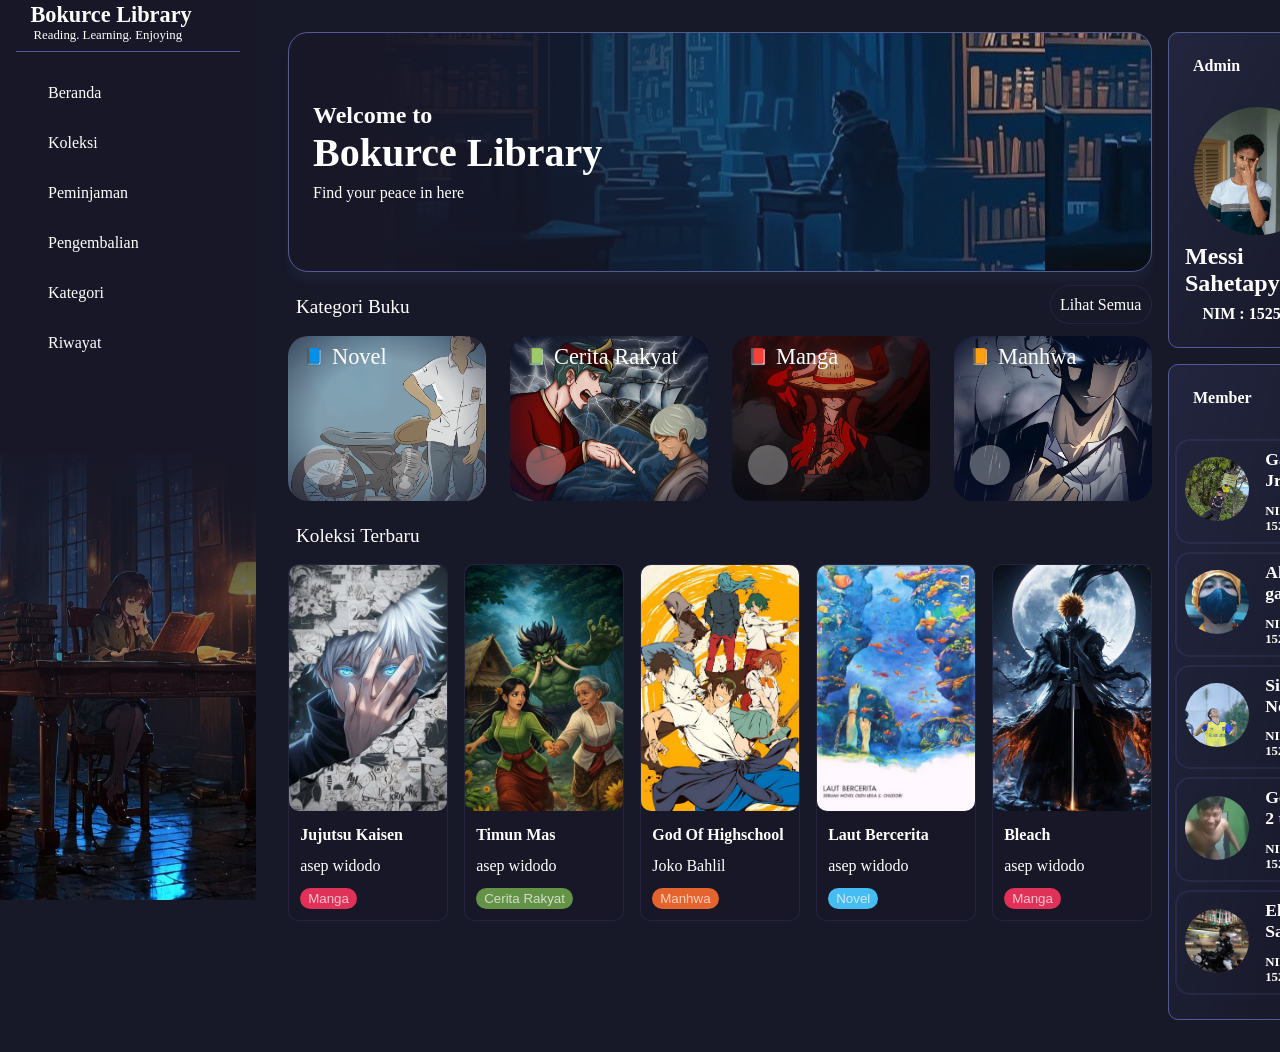
<file: index.html>
<!DOCTYPE html>
<html lang="en">

<head>
    <meta charset="UTF-8">
    <meta name="viewport" content="width=device-width, initial-scale=1.0">
    <title>Bokurce Library</title>
    <link rel="stylesheet" href="https://cdn-uicons.flaticon.com/uicons-bold-rounded/css/uicons-bold-rounded.css">
    <link rel="stylesheet" href="https://cdn-uicons.flaticon.com/uicons-bold-straight/css/uicons-bold-straight.css">
    <link rel="stylesheet" href="https://cdn-uicons.flaticon.com/uicons-solid-rounded/css/uicons-solid-rounded.css">
    <link rel="stylesheet" href="https://cdn-uicons.flaticon.com/uicons-regular-rounded/css/uicons-regular-rounded.css">
    <link rel="stylesheet" href="https://cdn-uicons.flaticon.com/uicons-thin-rounded/css/uicons-thin-rounded.css">
    <link rel="stylesheet" href="style.css">
</head>

<body>
    <div class="sidebar">
        <div class="sidebar-wrapper">
            <div class="sidebar-title">
                <div class="sidebar-logo">
                    <i class="fi fi-rr-book-alt"></i>
                </div>
                <div class="sidebar-deskripsi">
                    <h2>Bokurce Library</h2>
                    <p>Reading. Learning. Enjoying</p>
                </div>
            </div>
        </div>
        <ul>
            <a href="">
                <li>
                    <i class="fi fi-br-house-chimney"></i>
                    <span>Beranda</span>
                </li>
            </a>
            <a href="">
                <li>
                    <i class="fi fi-br-book-open-cover"></i>
                    <span>Koleksi</span>
                </li>
            </a>

            <a href="">
                <li>
                    <i class="fi fi-br-file-export"></i>
                    <span>Peminjaman</span>
                </li>
            </a>
            <a href="">
                <li>
                    <i class="fi fi-br-file-import"></i>
                    <span>Pengembalian</span>
                </li>
            </a>
            <a href="">
                <li>
                    <i class="fi fi-sr-star" style="color: rgb(255, 255, 255);"></i>
                    <span>Kategori</span>
                </li>
            </a>
            <a href="">
                <li>
                    <i class="fi fi-br-time-past"></i>
                    <span>Riwayat</span>
                </li>
            </a>
        </ul>
    </div>
    <div class="container">
        <div class="hero">
            <div class="hero-text">
                <h2>Welcome to</h2>
                <h1>Bokurce Library</h1>
                <p>Find your peace in here</p>
            </div>
        </div>
        <div class="kategori-buku">
            <div class="kategori-nav">
                <div class="kategori-kiri">
                    <i class="fi fi-br-apps"></i>
                    <p>Kategori Buku</p>
                </div>
                <div class="kategori-kanan">
                    <a href="allBook.html">Lihat Semua</a>
                </div>
            </div>
            <div class="kategori-card-wrapper">
                <div class="kategori-card novel">
                    <div class="card-judul">
                        📘
                        <p>Novel</p>
                    </div>
                    <a href="novel.html">
                        <div class="arrow">
                            <i class="fi fi-rr-arrow-small-right"></i>
                        </div>
                    </a>
                </div>
                <div class="kategori-card cerita-rakyat">
                    <div class="card-judul">
                        📗
                        <p>Cerita Rakyat</p>
                    </div>
                    <a href="ceritaRakyat.html">
                    <div class="arrow">
                        <i class="fi fi-rr-arrow-small-right"></i>
                    </div></a>
                </div>
                <div class="kategori-card manga">
                    <div class="card-judul">
                        📕
                        <p>Manga</p>
                    </div>
                    <a href="manga.html">
                        <div class="arrow">
                            <i class="fi fi-rr-arrow-small-right"></i>
                        </div>
                    </a>
                </div>
                <div class="kategori-card manhwa">
                    <div class="card-judul">
                        📙
                        <p>Manhwa</p>
                    </div>
                    <a href="manhwa.html">
                        <div class="arrow">
                            <i class="fi fi-rr-arrow-small-right"></i>
                        </div>
                    </a>
                </div>
            </div>
        </div>  
        <div class="koleksi-terbaru">
            <div class="kategori-nav">
                <div class="kategori-kiri">
                    <i class="fi fi-br-apps-add"></i>
                    <p>Koleksi Terbaru</p>
                </div>
            </div>
            <div class="koleksi-wrapper" >
                <a href="bukuPersonal.html"><div class="koleksi-card">
                    <div class="koleksi-img">
                        <img src="img/manga/Jujutsu-kaisen.jpeg" alt="">
                    </div>
                    <div class="koleksi-deskripsi">
                        <h4>Jujutsu Kaisen</h4>
                        <p>asep widodo</p>
                        <button class="manga-button">Manga</button>
                    </div>
                </div></a>
                <a href="bukuPersonal.html"><div class="koleksi-card">
                    <div class="koleksi-img">
                        <img src="img/cerita-rakyat/timun-mas.jpeg" alt="">
                    </div>
                    <div class="koleksi-deskripsi">
                        <h4>Timun Mas</h4>
                        <p>asep widodo</p>
                        <button class="cerita-rakyat-button">Cerita Rakyat</button>
                    </div>
                </div></a>
                <a href="bukuPersonal.html"><div class="koleksi-card">
                    <div class="koleksi-img">
                        <img src="img/manhwa/god-of-highschool.jpeg" alt="">
                    </div>
                    <div class="koleksi-deskripsi">
                        <h4>God Of Highschool</h4>
                        <p>Joko Bahlil</p>
                        <button class="manhwa-button">Manhwa</button>
                    </div>
                </div></a>
                <a href="bukuPersonal.html"><div class="koleksi-card">
                    <div class="koleksi-img">
                        <img src="img/novel/laut-bercerita.png" alt="">
                    </div>
                    <div class="koleksi-deskripsi">
                        <h4>Laut Bercerita</h4>
                        <p>asep widodo</p>
                        <button class="novel-button">Novel</button>
                    </div>
                </div></a>
                <a href="bukuPersonal.html"><div class="koleksi-card">
                    <div class="koleksi-img">
                        <img src="img/manga/bleach.jpeg" alt="">
                    </div>
                    <div class="koleksi-deskripsi">
                        <h4>Bleach</h4>
                        <p>asep widodo</p>
                        <button class="manga-button">Manga</button>
                    </div>
                </div></a>
        </div>
    </div>
    </div>
    <div class="rightside">
        <div class="admin-card">
            <div class="admin-title">
                <i class="fi fi-br-user"></i>
                <h4>Admin</h4>
            </div>
            <img src="img/anggota-kelompok/chelo.jpeg" alt="">
            <h2>Messi Sahetapy</h2>
            <h4>NIM : 15250907</h4>
        </div>
        <div class="anggota-wrapper ">
            <div class="anggota-title ">
                <i class="fi fi-br-users"></i>
                <h4>Member</h4>
            </div>
            <div class="anggota-card">
                <div class="anggota-card-img">
                    <img src="img/anggota-kelompok/galang.jpeg" alt="">
                </div>
                <div class="anggota-card-deskripsi">
                    <div class="nama-anggota">
                        <h4>Galang Jr</h4>
                        <img src="img/bg/verified.png" alt="">
                    </div>
                    <p>NIM : 15251007</p>
                </div>
            </div>
            <div class="anggota-card">
                <div class="anggota-card-img">
                    <img src="img/anggota-kelompok/alfin.jpeg" alt="">
                </div>
                <div class="anggota-card-deskripsi">
                    <div class="nama-anggota">
                        <h4>Alfin gans </h4>
                        <img src="img/bg/verified.png" alt="">
                    </div>
                    <p>NIM : 15250003</p>
                </div>

            </div>
            <div class="anggota-card">
                <div class="anggota-card-img">
                    <img src="img/anggota-kelompok/rangga.jpeg" alt="">
                </div>
                <div class="anggota-card-deskripsi">
                    <div class="nama-anggota">
                        <h4>Sir Novall</h4>
                        <img src="img/bg/verified.png" alt="">
                    </div>
                    <p>NIM : 15250996</p>
                </div>

            </div>
            <div class="anggota-card">
                <div class="anggota-card-img">
                    <img src="img/anggota-kelompok/neo.jpeg" alt="">
                </div>
                <div class="anggota-card-deskripsi">
                    <div class="nama-anggota">
                        <h4>Genio 2 tak</h4>
                        <img src="img/bg/verified.png" alt="">
                    </div>
                    <p>NIM : 15250346</p>
                </div>

            </div>
            <div class="anggota-card">
                <div class="anggota-card-img">
                    <img src="img/anggota-kelompok/salim.jpeg" alt="">
                </div>
                <div class="anggota-card-deskripsi">
                    <div class="nama-anggota">
                        <h4>El Salim</h4>
                        <img src="img/bg/verified.png" alt="">
                    </div>
                    <p>NIM : 15251118</p>
                </div>
            </div>
        </div>
    </div>
</body>

</html>
</file>
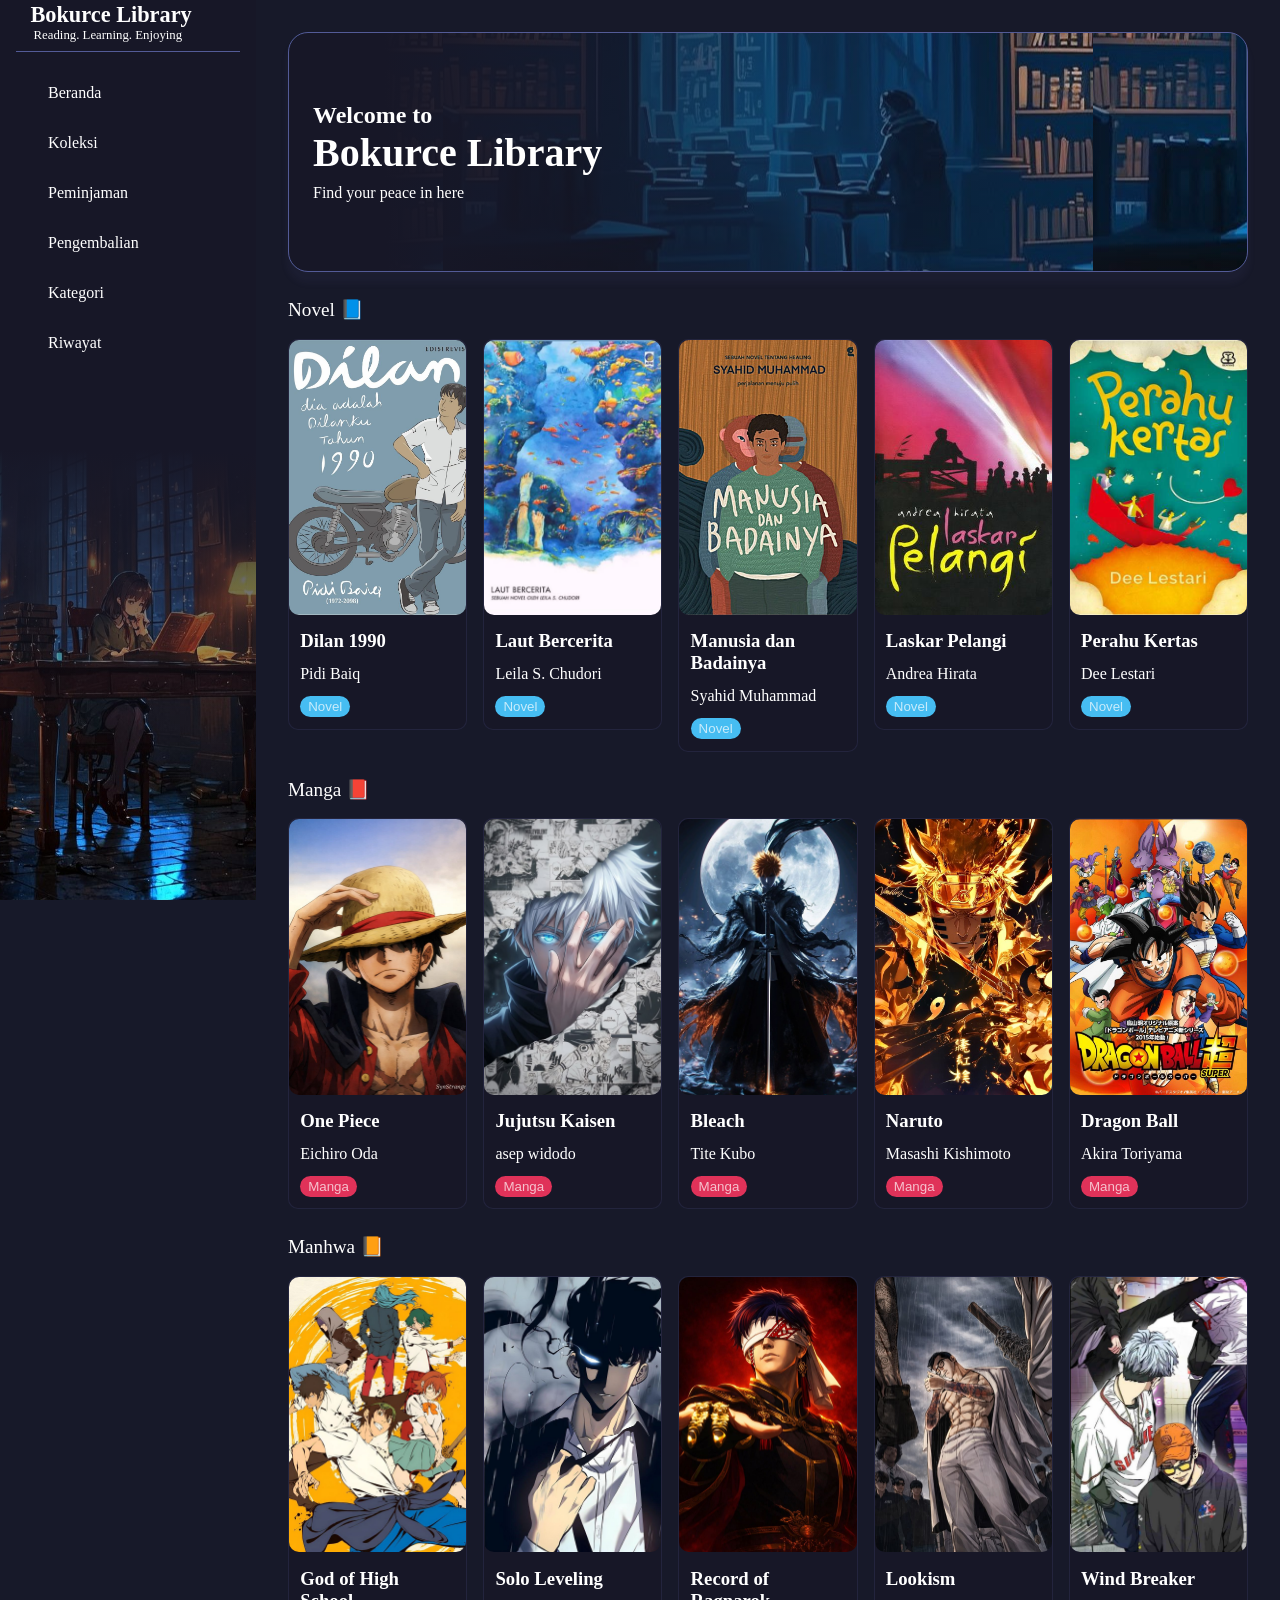
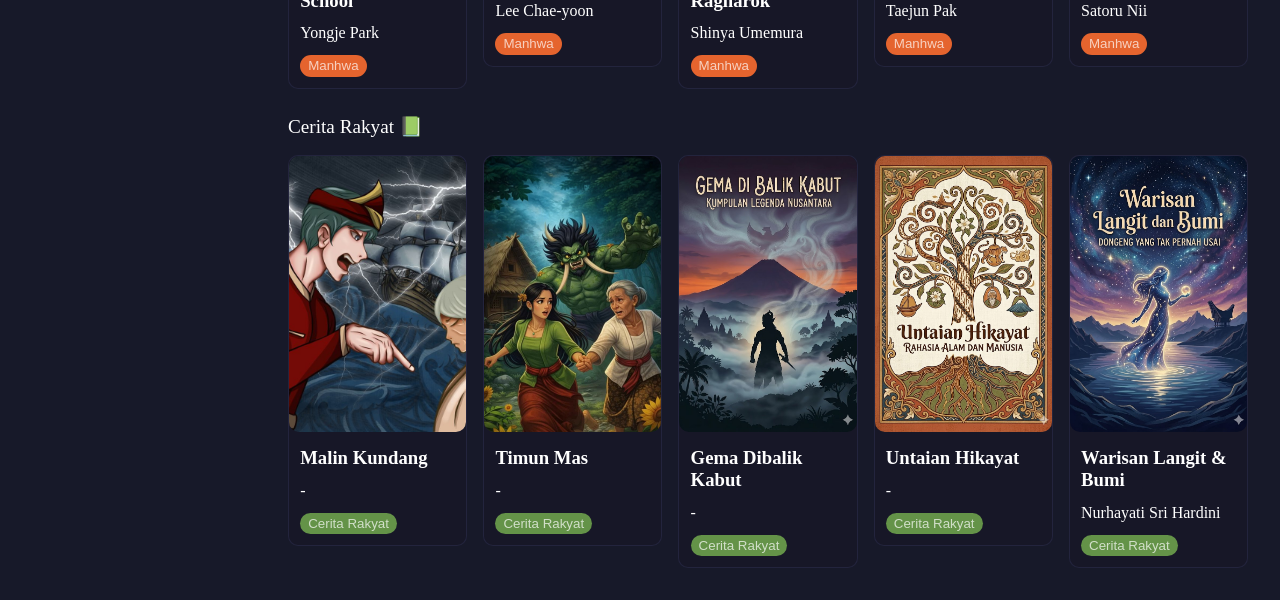
<file: allBook.html>
<!DOCTYPE html>
<html lang="en">

<head>
    <meta charset="UTF-8">
    <meta name="viewport" content="width=device-width, initial-scale=1.0">
    <title>All Book Bokurce Library</title>
    <link rel="stylesheet" href="https://cdn-uicons.flaticon.com/uicons-bold-rounded/css/uicons-bold-rounded.css">
    <link rel="stylesheet" href="https://cdn-uicons.flaticon.com/uicons-bold-straight/css/uicons-bold-straight.css">
    <link rel="stylesheet" href="https://cdn-uicons.flaticon.com/uicons-solid-rounded/css/uicons-solid-rounded.css">
    <link rel="stylesheet" href="https://cdn-uicons.flaticon.com/uicons-regular-rounded/css/uicons-regular-rounded.css">
    <link rel="stylesheet" href="https://cdn-uicons.flaticon.com/uicons-thin-rounded/css/uicons-thin-rounded.css">
    <link rel="stylesheet" href="style.css">
</head>

<body>
    <div class="sidebar">
        <div class="sidebar-wrapper">
            <div class="sidebar-title">
                <div class="sidebar-logo">
                    <i class="fi fi-rr-book-alt"></i>
                </div>
                <div class="sidebar-deskripsi">
                    <h2>Bokurce Library</h2>
                    <p>Reading. Learning. Enjoying</p>
                </div>
            </div>
        </div>
        <ul>
            <a href="index.html">
                <li>
                    <i class="fi fi-br-house-chimney"></i>
                    <span>Beranda</span>
                </li>
            </a>
            <a href="">
                <li>
                    <i class="fi fi-br-book-open-cover"></i>
                    <span>Koleksi</span>
                </li>
            </a>

            <a href="">
                <li>
                    <i class="fi fi-br-file-export"></i>
                    <span>Peminjaman</span>
                </li>
            </a>
            <a href="">
                <li>
                    <i class="fi fi-br-file-import"></i>
                    <span>Pengembalian</span>
                </li>
            </a>
            <a href="">
                <li>
                    <i class="fi fi-sr-star" style="color: rgb(255, 255, 255);"></i>
                    <span>Kategori</span>
                </li>
            </a>
            <a href="">
                <li>
                    <i class="fi fi-br-time-past"></i>
                    <span>Riwayat</span>
                </li>
            </a>
        </ul>
    </div>
    <div class="container second-container">
        <div class="hero">
            <div class="hero-text">
                <h2>Welcome to</h2>
                <h1>Bokurce Library</h1>
                <p>Find your peace in here</p>
            </div>
        </div>
        <div class="koleksi-terbaru">
            <br>
            <div class="kategori-nav">
                <div class="kategori-kiri">
                    <p>Novel 📘</p>
                </div>
            </div>
            <div class="koleksi-wrapper koleksi-wrapper-second">
                <a href=""><div class="koleksi-card">
                    <div class="koleksi-img">
                        <img src="img/novel/dilan-1990.jpeg" alt="">
                    </div>
                    <div class="koleksi-deskripsi">
                        <h3>Dilan 1990</h3>
                        <p>Pidi Baiq</p>
                        <button class="novel-button">Novel</button>
                    </div>
                </div></a>
                <a href=""><div class="koleksi-card">
                    <div class="koleksi-img">
                        <img src="img/novel/laut-bercerita.png" alt="">
                    </div>
                    <div class="koleksi-deskripsi">
                        <h3>Laut Bercerita</h3>
                        <p>Leila S. Chudori</p>
                        <button class="novel-button">Novel</button>
                    </div>
                </div></a>
                <a href=""><div class="koleksi-card">
                    <div class="koleksi-img">
                        <img src="img/novel/manusa-dan-badannya.jpeg" alt="">
                    </div>
                    <div class="koleksi-deskripsi">
                        <h3>Manusia dan Badainya</h3>
                        <p>Syahid Muhammad</p>
                        <button class="novel-button">Novel</button>
                    </div>
                </div></a>
                <a href=""><div class="koleksi-card">
                    <div class="koleksi-img">
                        <img src="img/novel/laskar-pelangi.jpeg" alt="">
                    </div>
                    <div class="koleksi-deskripsi">
                        <h3>Laskar Pelangi</h3>
                        <p>Andrea Hirata</p>
                        <button class="novel-button">Novel</button>
                    </div>
                </div></a>
                <a href=""><div class="koleksi-card">
                    <div class="koleksi-img">
                        <img src="img/novel/perahu-kertas.jpeg" alt="">
                    </div>
                    <div class="koleksi-deskripsi">
                        <h3>Perahu Kertas</h3>
                        <p>Dee Lestari</p>
                        <button class="novel-button">Novel</button>
                    </div>
                </div></a>
            </a>
        </div>
        <div class="koleksi-terbaru">
            <br>
            <div class="kategori-nav">
                <div class="kategori-kiri">
                    <p>Manga 📕</p>
                </div>
            </div>
            <div class="koleksi-wrapper koleksi-wrapper-second">
                <a href=""><div class="koleksi-card">
                    <div class="koleksi-img">
                        <img src="img/manga/one-piece.jpeg" alt="">
                    </div>
                    <div class="koleksi-deskripsi">
                        <h3>One Piece</h3>
                        <p>Eichiro Oda</p>
                        <button class="manga-button">Manga</button>
                    </div>
                </div></a>
                <a href=""><div class="koleksi-card">
                    <div class="koleksi-img">
                        <img src="img/manga/Jujutsu-kaisen.jpeg" alt="">
                    </div>
                    <div class="koleksi-deskripsi">
                        <h3>Jujutsu Kaisen</h3>
                        <p>asep widodo</p>
                        <button class="manga-button">Manga</button>
                    </div>
                </div></a>
                <a href=""><div class="koleksi-card">
                    <div class="koleksi-img">
                        <img src="img/manga/bleach.jpeg" alt="">
                    </div>
                    <div class="koleksi-deskripsi">
                        <h3>Bleach</h3>
                        <p>Tite Kubo</p>
                        <button class="manga-button">Manga</button>
                    </div>
                </div></a>
                <a href=""><div class="koleksi-card">
                    <div class="koleksi-img">
                        <img src="img/manga/naruto.jpeg" alt="">
                    </div>
                    <div class="koleksi-deskripsi">
                        <h3>Naruto</h3>
                        <p>Masashi Kishimoto</p>
                        <button class="manga-button">Manga</button>
                    </div>
                </div></a>
                <a href=""><div class="koleksi-card">
                    <div class="koleksi-img">
                        <img src="img/manga/dragonball.jpg" alt="">
                    </div>
                    <div class="koleksi-deskripsi">
                        <h3>Dragon Ball</h3>
                        <p>Akira Toriyama</p>
                        <button class="manga-button">Manga</button>
                    </div>
                </div></a>
        </div>
        <div class="koleksi-terbaru">
            <br>
            <div class="kategori-nav">
                <div class="kategori-kiri">
                    <p>Manhwa 📙</p>
                </div>
            </div>
            <div class="koleksi-wrapper koleksi-wrapper-second">
                <a href=""><div class="koleksi-card">
                    <div class="koleksi-img">
                        <img src="img/manhwa/god-of-highschool.jpeg" alt="">
                    </div>
                    <div class="koleksi-deskripsi">
                        <h3>God of High School</h3>
                        <p>Yongje Park</p>
                        <button class="manhwa-button">Manhwa</button>
                    </div>
                </div></a>
                <a href=""><div class="koleksi-card">
                    <div class="koleksi-img">
                        <img src="img/manhwa/solo-leveling.jpeg" alt="">
                    </div>
                    <div class="koleksi-deskripsi">
                        <h3>Solo Leveling</h3>
                        <p>Lee Chae-yoon</p>
                        <button class="manhwa-button">Manhwa</button>
                    </div>
                </div></a>
                <a href=""><div class="koleksi-card">
                    <div class="koleksi-img">
                        <img src="img/manhwa/record-of-ragnarok.jpeg" alt="">
                    </div>
                    <div class="koleksi-deskripsi">
                        <h3>Record of Ragnarok</h3>
                        <p>Shinya Umemura</p>
                        <button class="manhwa-button">Manhwa</button>
                    </div>
                </div></a>
                <a href=""><div class="koleksi-card">
                    <div class="koleksi-img">
                        <img src="img/manhwa/lookism.jpeg" alt="">
                    </div>
                    <div class="koleksi-deskripsi">
                        <h3>Lookism</h3>
                        <p>Taejun Pak</p>
                        <button class="manhwa-button">Manhwa</button>
                    </div>
                </div></a>
                <a href=""><div class="koleksi-card">
                    <div class="koleksi-img">
                        <img src="img/manhwa/wind-breaker.jpeg" alt="">
                    </div>
                    <div class="koleksi-deskripsi">
                        <h3>Wind Breaker</h3>
                        <p>Satoru Nii</p>
                        <button class="manhwa-button">Manhwa</button>
                    </div>
                </div></a>
            </a>
        </div>
        </div>
        <div class="koleksi-terbaru">
            <br>
            <div class="kategori-nav">
                <div class="kategori-kiri">
                    <p>Cerita Rakyat 📗</p>
                </div>
            </div>
            <div class="koleksi-wrapper koleksi-wrapper-second">
                <a href=""><div class="koleksi-card">
                    <div class="koleksi-img">
                        <img src="img/cerita-rakyat/malin-kundang.jpeg" alt="">
                    </div>
                    <div class="koleksi-deskripsi">
                        <h3>Malin Kundang</h3>
                        <p>-</p>
                        <button class="cerita-rakyat-button">Cerita Rakyat</button>
                    </div>
                </div></a>
                <a href=""><div class="koleksi-card">
                    <div class="koleksi-img">
                        <img src="img/cerita-rakyat/timun-mas.jpeg" alt="">
                    </div>
                    <div class="koleksi-deskripsi">
                        <h3>Timun Mas</h3>
                        <p>-</p>
                        <button class="cerita-rakyat-button">Cerita Rakyat</button>
                    </div>
                </div></a>
                <a href=""><div class="koleksi-card">
                    <div class="koleksi-img">
                        <img src="img/cerita-rakyat/gema-dibalik-kabut.jpeg" alt="">
                    </div>
                    <div class="koleksi-deskripsi">
                        <h3>Gema Dibalik Kabut</h3>
                        <p>-</p>
                        <button class="cerita-rakyat-button">Cerita Rakyat</button>
                    </div>
                </div></a>
                <a href=""><div class="koleksi-card">
                    <div class="koleksi-img">
                        <img src="img/cerita-rakyat/untaian-hikayat.jpeg" alt="">
                    </div>
                    <div class="koleksi-deskripsi">
                        <h3>Untaian Hikayat</h3>
                        <p>-</p>
                        <button class="cerita-rakyat-button">Cerita Rakyat</button>
                    </div>
                </div></a>
                <a href=""><div class="koleksi-card">
                    <div class="koleksi-img">
                        <img src="img/cerita-rakyat/warisan-langit-dan-bumi.jpeg" alt="">
                    </div>
                    <div class="koleksi-deskripsi">
                        <h3>Warisan Langit & Bumi</h3>
                        <p>Nurhayati Sri Hardini </p>
                        <button class="cerita-rakyat-button">Cerita Rakyat</button>
                    </div>
                </div></a>
            </a>

        </div>
    </div>
</body>

</html>
</file>
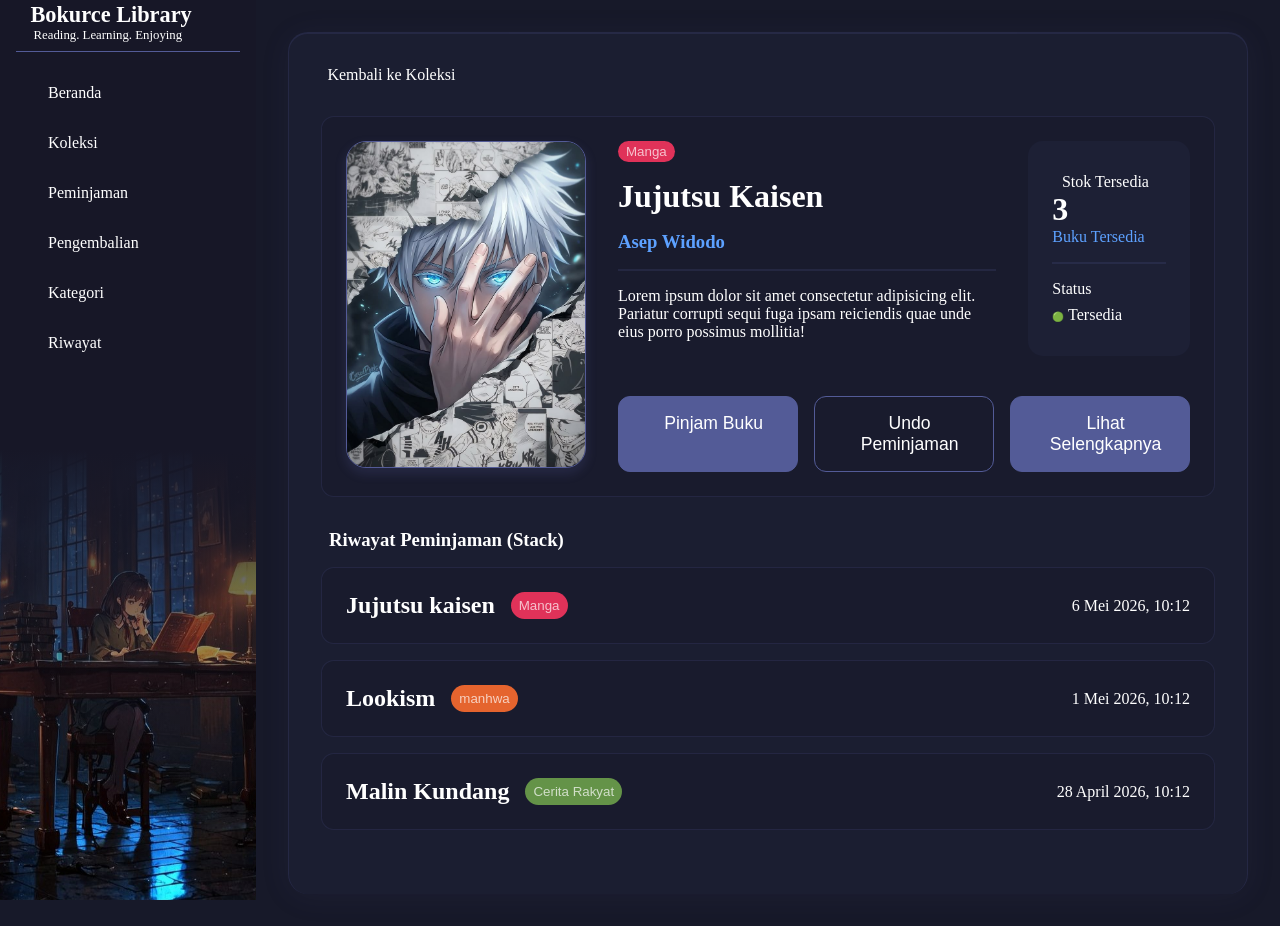
<file: bukuPersonal.html>
<!DOCTYPE html>
<html lang="en">

<head>
    <meta charset="UTF-8">
    <meta name="viewport" content="width=device-width, initial-scale=1.0">
    <title>Bokurce Library</title>
    <link rel="stylesheet" href="https://cdn-uicons.flaticon.com/uicons-bold-rounded/css/uicons-bold-rounded.css">
    <link rel="stylesheet" href="https://cdn-uicons.flaticon.com/uicons-bold-straight/css/uicons-bold-straight.css">
    <link rel="stylesheet" href="https://cdn-uicons.flaticon.com/uicons-solid-rounded/css/uicons-solid-rounded.css">
    <link rel="stylesheet" href="https://cdn-uicons.flaticon.com/uicons-regular-rounded/css/uicons-regular-rounded.css">
    <link rel="stylesheet" href="https://cdn-uicons.flaticon.com/uicons-thin-rounded/css/uicons-thin-rounded.css">
    <link rel="stylesheet" href="style.css">
</head>

<body>
    <div class="sidebar">
        <div class="sidebar-wrapper">
            <div class="sidebar-title">
                <div class="sidebar-logo">
                    <i class="fi fi-rr-book-alt"></i>
                </div>
                <div class="sidebar-deskripsi">
                    <h2>Bokurce Library</h2>
                    <p>Reading. Learning. Enjoying</p>
                </div>
            </div>
        </div>
        <ul>
            <a href="index.html">
                <li>
                    <i class="fi fi-br-house-chimney"></i>
                    <span>Beranda</span>
                </li>
            </a>
            <a href="">
                <li>
                    <i class="fi fi-br-book-open-cover"></i>
                    <span>Koleksi</span>
                </li>
            </a>

            <a href="">
                <li>
                    <i class="fi fi-br-file-export"></i>
                    <span>Peminjaman</span>
                </li>
            </a>
            <a href="">
                <li>
                    <i class="fi fi-br-file-import"></i>
                    <span>Pengembalian</span>
                </li>
            </a>
            <a href="">
                <li>
                    <i class="fi fi-sr-star" style="color: rgb(255, 255, 255);"></i>
                    <span>Kategori</span>
                </li>
            </a>
            <a href="">
                <li>
                    <i class="fi fi-br-time-past"></i>
                    <span>Riwayat</span>
                </li>
            </a>
        </ul>
    </div>
    <div class="container second-container">
        <div class="buku-personal-wrapper">
            <div class="button-header">
                <a href="index.html">
                    <i class="fi fi-bs-arrow-small-left"></i>
                    <p>Kembali ke Koleksi</p>
                </a>
            </div>
            <div class="buku-personal-atas">
                <div class="personal-card">
                    <div class="img">
                        <img src="img/manga/Jujutsu-kaisen.jpeg" alt="">
                    </div>
                    <div class="card-kanan">
                        <div class="card-kanan-atas">
                            <div class="card-kanan-atas-kiri">
                                <button class="manga-button">Manga</button>
                                <h1>Jujutsu Kaisen</h1>
                                <h3 class="blue-text">Asep Widodo</h3>
                                <p>Lorem ipsum dolor sit amet consectetur adipisicing elit. Pariatur corrupti sequi fuga
                                    ipsam reiciendis quae unde eius porro possimus mollitia!</p>
                            </div>
                            <div class="card-kanan-atas-kanan">
                                <div class="card-kanan-atas-title">
                                    <i class="fi fi-br-cube"></i>
                                    <p>Stok Tersedia</p>
                                </div>
                                <h1>3</h1>
                                <p class="blue-text">Buku Tersedia</p>
                                <p class="status">Status</p>
                                <p><span>🟢</span> Tersedia</p>
                            </div>
                        </div>
                        <div class="card-kanan-bawah">
                            <button>
                                <i class="fi fi-rr-box"></i>
                                <p>Pinjam Buku</p></button>
                                <button>
                                    <i class="fi fi-rr-refresh"></i> 
                                    <p>Undo Peminjaman</p></button>
                                <button>
                                    <i class="fi fi-rr-refresh"></i> 
                                    <p>Lihat Selengkapnya</p></button>
                            </div>
                    </div>
                </div>
            </div>
            <div class="buku-personal-bawah">
                <div class="buku-personal-bawah-title">
                    <i class="fi fi-br-layers"></i>
                    <h3>Riwayat Peminjaman (Stack)</h3>
                </div>
                <div class="buku-personal-bawah-content">
                    <div class="buku-personal-bawah-card">
                        <div class="bpb-kiri">
                            <h2>Jujutsu kaisen</h2>
                            <button class="manga-button button-grup">Manga</button>
                        </div>
                        <div class="bpb-kanan">
                            <i class="fi fi-rr-clock-three"></i>
                            <p>6 Mei 2026, 10:12</p>
                        </div>
                    </div>
                </div>
                <div class="buku-personal-bawah-content">
                    <div class="buku-personal-bawah-card">
                        <div class="bpb-kiri">
                            <h2>Lookism</h2>
                            <button class="manhwa-button button-grup">manhwa</button>
                        </div>
                        <div class="bpb-kanan">
                            <i class="fi fi-rr-clock-three"></i>
                            <p>1 Mei 2026, 10:12</p>
                        </div>
                    </div>
                </div>
                <div class="buku-personal-bawah-content">
                    <div class="buku-personal-bawah-card">
                        <div class="bpb-kiri">
                            <h2>Malin Kundang</h2>
                            <button class="cerita-rakyat-button button-grup">Cerita Rakyat</button>
                        </div>
                        <div class="bpb-kanan">
                            <i class="fi fi-rr-clock-three"></i>
                            <p>28 April 2026, 10:12</p>
                        </div>
                    </div>
                </div>
            </div>
        </div>
    </div>

</body>

</html>
</file>
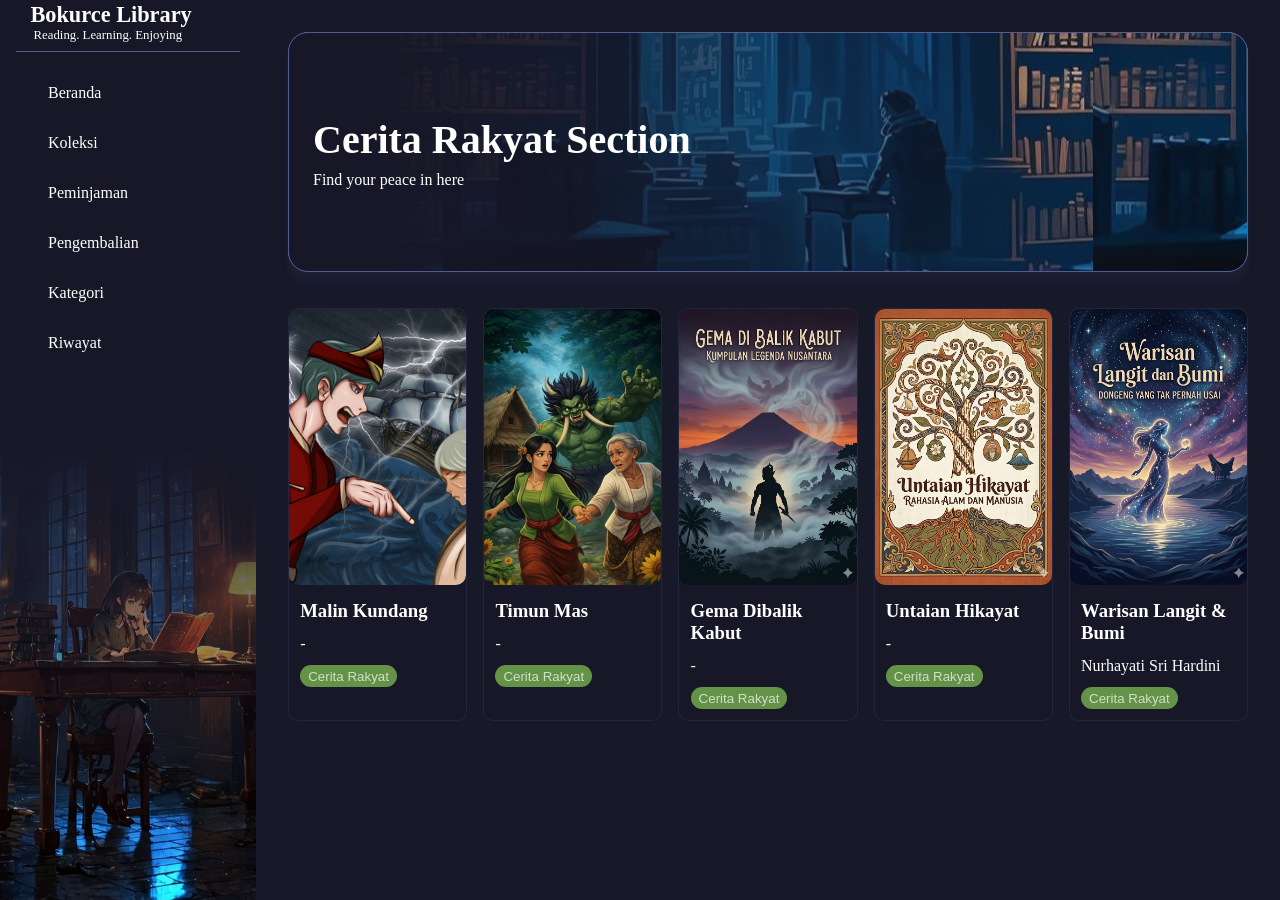
<file: ceritaRakyat.html>
<!DOCTYPE html>
<html lang="en">

<head>
    <meta charset="UTF-8">
    <meta name="viewport" content="width=device-width, initial-scale=1.0">
    <title>Cerita Rakyat Section</title>
    <link rel="stylesheet" href="https://cdn-uicons.flaticon.com/uicons-bold-rounded/css/uicons-bold-rounded.css">
    <link rel="stylesheet" href="https://cdn-uicons.flaticon.com/uicons-bold-straight/css/uicons-bold-straight.css">
    <link rel="stylesheet" href="https://cdn-uicons.flaticon.com/uicons-solid-rounded/css/uicons-solid-rounded.css">
    <link rel="stylesheet" href="https://cdn-uicons.flaticon.com/uicons-regular-rounded/css/uicons-regular-rounded.css">
    <link rel="stylesheet" href="https://cdn-uicons.flaticon.com/uicons-thin-rounded/css/uicons-thin-rounded.css">
    <link rel="stylesheet" href="style.css">
</head>

<body>
    <div class="sidebar">
        <div class="sidebar-wrapper">
            <div class="sidebar-title">
                <div class="sidebar-logo">
                    <i class="fi fi-rr-book-alt"></i>
                </div>
                <div class="sidebar-deskripsi">
                    <h2>Bokurce Library</h2>
                    <p>Reading. Learning. Enjoying</p>
                </div>
            </div>
        </div>
        <ul>
            <a href="index.html">
                <li>
                    <i class="fi fi-br-house-chimney"></i>
                    <span>Beranda</span>
                </li>
            </a>
            <a href="">
                <li>
                    <i class="fi fi-br-book-open-cover"></i>
                    <span>Koleksi</span>
                </li>
            </a>

            <a href="">
                <li>
                    <i class="fi fi-br-file-export"></i>
                    <span>Peminjaman</span>
                </li>
            </a>
            <a href="">
                <li>
                    <i class="fi fi-br-file-import"></i>
                    <span>Pengembalian</span>
                </li>
            </a>
            <a href="">
                <li>
                    <i class="fi fi-sr-star" style="color: rgb(255, 255, 255);"></i>
                    <span>Kategori</span>
                </li>
            </a>
            <a href="">
                <li>
                    <i class="fi fi-br-time-past"></i>
                    <span>Riwayat</span>
                </li>
            </a>
        </ul>
    </div>
    <div class="container second-container">
        <div class="hero">
            <div class="hero-text">
                <h1>Cerita Rakyat Section</h1>
                <p>Find your peace in here</p>
            </div>
        </div>
        <div class="koleksi-terbaru">
            <br><br>
            <div class="koleksi-wrapper koleksi-wrapper-second">
                <div class="koleksi-card">
                    <div class="koleksi-img">
                        <img src="img/cerita-rakyat/malin-kundang.jpeg" alt="">
                    </div>
                    <div class="koleksi-deskripsi">
                        <h3>Malin Kundang</h3>
                        <p>-</p>
                        <button class="cerita-rakyat-button">Cerita Rakyat</button>
                    </div>
                </div>
                <div class="koleksi-card">
                    <div class="koleksi-img">
                        <img src="img/cerita-rakyat/timun-mas.jpeg" alt="">
                    </div>
                    <div class="koleksi-deskripsi">
                        <h3>Timun Mas</h3>
                        <p>-</p>
                        <button class="cerita-rakyat-button">Cerita Rakyat</button>
                    </div>
                </div>
                <div class="koleksi-card">
                    <div class="koleksi-img">
                        <img src="img/cerita-rakyat/gema-dibalik-kabut.jpeg" alt="">
                    </div>
                    <div class="koleksi-deskripsi">
                        <h3>Gema Dibalik Kabut</h3>
                        <p>-</p>
                        <button class="cerita-rakyat-button">Cerita Rakyat</button>
                    </div>
                </div>
                <div class="koleksi-card">
                    <div class="koleksi-img">
                        <img src="img/cerita-rakyat/untaian-hikayat.jpeg" alt="">
                    </div>
                    <div class="koleksi-deskripsi">
                        <h3>Untaian Hikayat</h3>
                        <p>-</p>
                        <button class="cerita-rakyat-button">Cerita Rakyat</button>
                    </div>
                </div>
                <div class="koleksi-card">
                    <div class="koleksi-img">
                        <img src="img/cerita-rakyat/warisan-langit-dan-bumi.jpeg" alt="">
                    </div>
                    <div class="koleksi-deskripsi">
                        <h3>Warisan Langit & Bumi</h3>
                        <p>Nurhayati Sri Hardini </p>
                        <button class="cerita-rakyat-button">Cerita Rakyat</button>
                    </div>
                </div>
            </div>
        </div>
    </div>
</body>

</html>
</file>
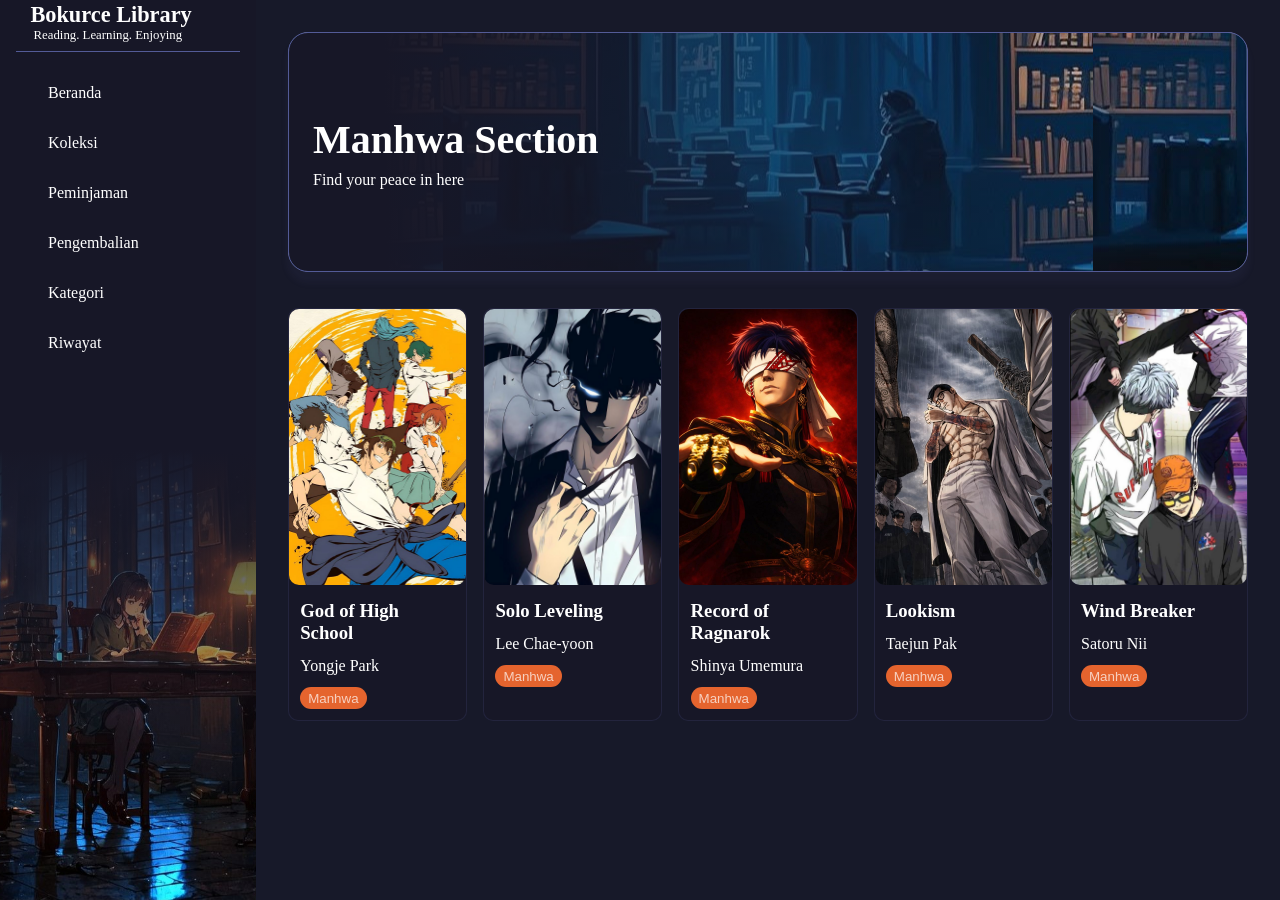
<file: manhwa.html>
<!DOCTYPE html>
<html lang="en">

<head>
    <meta charset="UTF-8">
    <meta name="viewport" content="width=device-width, initial-scale=1.0">
    <title>Manhwa Section</title>
    <link rel="stylesheet" href="https://cdn-uicons.flaticon.com/uicons-bold-rounded/css/uicons-bold-rounded.css">
    <link rel="stylesheet" href="https://cdn-uicons.flaticon.com/uicons-bold-straight/css/uicons-bold-straight.css">
    <link rel="stylesheet" href="https://cdn-uicons.flaticon.com/uicons-solid-rounded/css/uicons-solid-rounded.css">
    <link rel="stylesheet" href="https://cdn-uicons.flaticon.com/uicons-regular-rounded/css/uicons-regular-rounded.css">
    <link rel="stylesheet" href="https://cdn-uicons.flaticon.com/uicons-thin-rounded/css/uicons-thin-rounded.css">
    <link rel="stylesheet" href="style.css">
</head>

<body>
    <div class="sidebar">
        <div class="sidebar-wrapper">
            <div class="sidebar-title">
                <div class="sidebar-logo">
                    <i class="fi fi-rr-book-alt"></i>
                </div>
                <div class="sidebar-deskripsi">
                    <h2>Bokurce Library</h2>
                    <p>Reading. Learning. Enjoying</p>
                </div>
            </div>
        </div>
        <ul>
            <a href="index.html">
                <li>
                    <i class="fi fi-br-house-chimney"></i>
                    <span>Beranda</span>
                </li>
            </a>
            <a href="">
                <li>
                    <i class="fi fi-br-book-open-cover"></i>
                    <span>Koleksi</span>
                </li>
            </a>

            <a href="">
                <li>
                    <i class="fi fi-br-file-export"></i>
                    <span>Peminjaman</span>
                </li>
            </a>
            <a href="">
                <li>
                    <i class="fi fi-br-file-import"></i>
                    <span>Pengembalian</span>
                </li>
            </a>
            <a href="">
                <li>
                    <i class="fi fi-sr-star" style="color: rgb(255, 255, 255);"></i>
                    <span>Kategori</span>
                </li>
            </a>
            <a href="">
                <li>
                    <i class="fi fi-br-time-past"></i>
                    <span>Riwayat</span>
                </li>
            </a>
        </ul>
    </div>
    <div class="container second-container">
        <div class="hero">
            <div class="hero-text">
                <h1>Manhwa Section</h1>
                <p>Find your peace in here</p>
            </div>
        </div>
        <div class="koleksi-terbaru">
            <br><br>
            <div class="koleksi-wrapper koleksi-wrapper-second">
                <div class="koleksi-card">
                    <div class="koleksi-img">
                        <img src="img/manhwa/god-of-highschool.jpeg" alt="">
                    </div>
                    <div class="koleksi-deskripsi">
                        <h3>God of High School</h3>
                        <p>Yongje Park</p>
                        <button class="manhwa-button">Manhwa</button>
                    </div>
                </div>
                <div class="koleksi-card">
                    <div class="koleksi-img">
                        <img src="img/manhwa/solo-leveling.jpeg" alt="">
                    </div>
                    <div class="koleksi-deskripsi">
                        <h3>Solo Leveling</h3>
                        <p>Lee Chae-yoon</p>
                        <button class="manhwa-button">Manhwa</button>
                    </div>
                </div>
                <div class="koleksi-card">
                    <div class="koleksi-img">
                        <img src="img/manhwa/record-of-ragnarok.jpeg" alt="">
                    </div>
                    <div class="koleksi-deskripsi">
                        <h3>Record of Ragnarok</h3>
                        <p>Shinya Umemura</p>
                        <button class="manhwa-button">Manhwa</button>
                    </div>
                </div>
                <div class="koleksi-card">
                    <div class="koleksi-img">
                        <img src="img/manhwa/lookism.jpeg" alt="">
                    </div>
                    <div class="koleksi-deskripsi">
                        <h3>Lookism</h3>
                        <p>Taejun Pak</p>
                        <button class="manhwa-button">Manhwa</button>
                    </div>
                </div>
                <div class="koleksi-card">
                    <div class="koleksi-img">
                        <img src="img/manhwa/wind-breaker.jpeg" alt="">
                    </div>
                    <div class="koleksi-deskripsi">
                        <h3>Wind Breaker</h3>
                        <p>Satoru Nii</p>
                        <button class="manhwa-button">Manhwa</button>
                    </div>
                </div>
            </div>
        </div>
    </div>
    
</body>

</html>
</file>
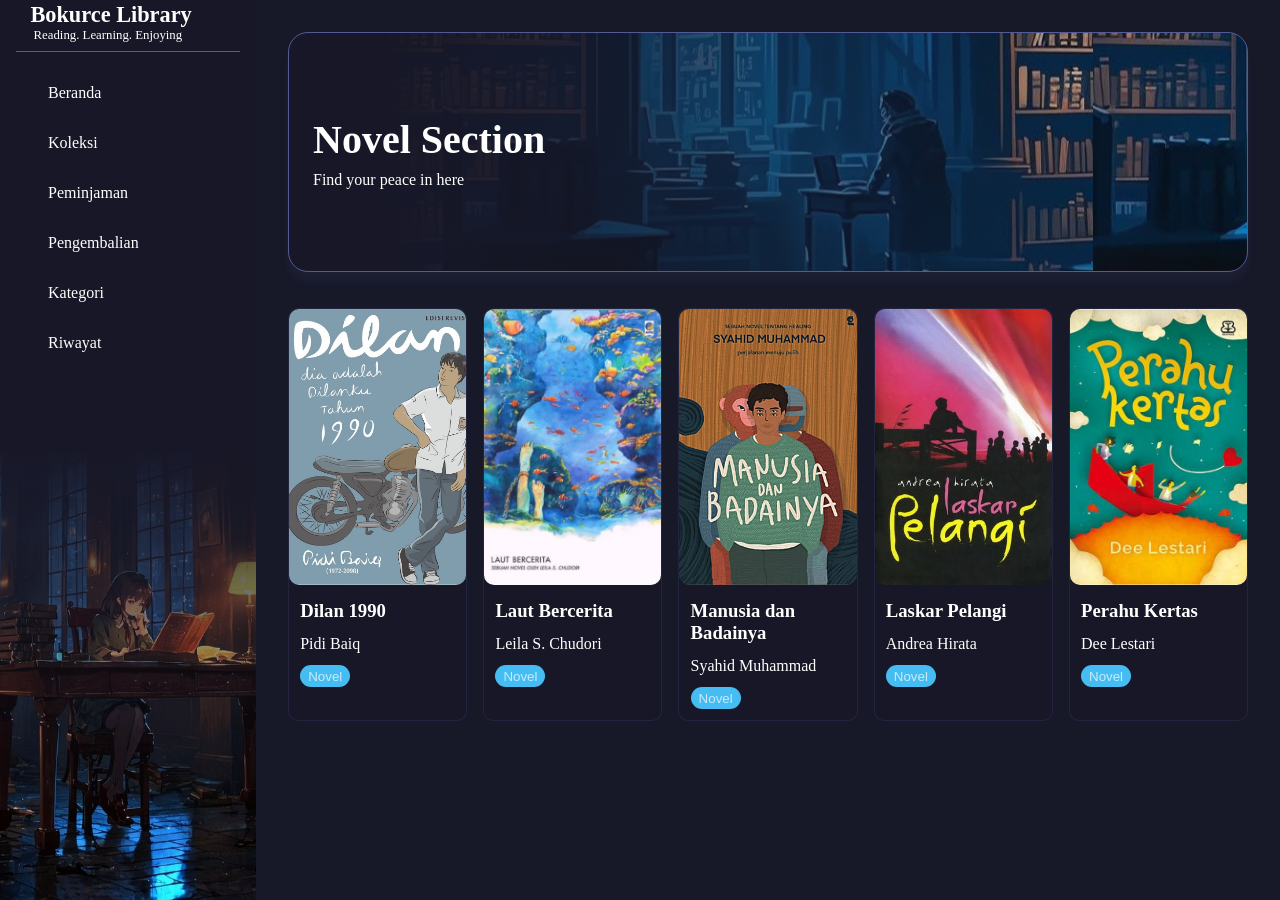
<file: novel.html>
<!DOCTYPE html>
<html lang="en">

<head>
    <meta charset="UTF-8">
    <meta name="viewport" content="width=device-width, initial-scale=1.0">
    <title>Novel Section</title>
    <link rel="stylesheet" href="https://cdn-uicons.flaticon.com/uicons-bold-rounded/css/uicons-bold-rounded.css">
    <link rel="stylesheet" href="https://cdn-uicons.flaticon.com/uicons-bold-straight/css/uicons-bold-straight.css">
    <link rel="stylesheet" href="https://cdn-uicons.flaticon.com/uicons-solid-rounded/css/uicons-solid-rounded.css">
    <link rel="stylesheet" href="https://cdn-uicons.flaticon.com/uicons-regular-rounded/css/uicons-regular-rounded.css">
    <link rel="stylesheet" href="https://cdn-uicons.flaticon.com/uicons-thin-rounded/css/uicons-thin-rounded.css">
    <link rel="stylesheet" href="style.css">
</head>

<body>
    <div class="sidebar">
        <div class="sidebar-wrapper">
            <div class="sidebar-title">
                <div class="sidebar-logo">
                    <i class="fi fi-rr-book-alt"></i>
                </div>
                <div class="sidebar-deskripsi">
                    <h2>Bokurce Library</h2>
                    <p>Reading. Learning. Enjoying</p>
                </div>
            </div>
        </div>
        <ul>
            <a href="index.html">
                <li>
                    <i class="fi fi-br-house-chimney"></i>
                    <span>Beranda</span>
                </li>
            </a>
            <a href="">
                <li>
                    <i class="fi fi-br-book-open-cover"></i>
                    <span>Koleksi</span>
                </li>
            </a>

            <a href="">
                <li>
                    <i class="fi fi-br-file-export"></i>
                    <span>Peminjaman</span>
                </li>
            </a>
            <a href="">
                <li>
                    <i class="fi fi-br-file-import"></i>
                    <span>Pengembalian</span>
                </li>
            </a>
            <a href="">
                <li>
                    <i class="fi fi-sr-star" style="color: rgb(255, 255, 255);"></i>
                    <span>Kategori</span>
                </li>
            </a>
            <a href="">
                <li>
                    <i class="fi fi-br-time-past"></i>
                    <span>Riwayat</span>
                </li>
            </a>
        </ul>
    </div>
    <div class="container second-container">
        <div class="hero">
            <div class="hero-text">
                <h1>Novel Section</h1>
                <p>Find your peace in here</p>
            </div>
        </div>
        <div class="koleksi-terbaru">
            <br><br>
            <div class="koleksi-wrapper koleksi-wrapper-second">
                <div class="koleksi-card">
                    <div class="koleksi-img">
                        <img src="img/novel/dilan-1990.jpeg" alt="">
                    </div>
                    <div class="koleksi-deskripsi">
                        <h3>Dilan 1990</h3>
                        <p>Pidi Baiq</p>
                        <button class="novel-button">Novel</button>
                    </div>
                </div>
                <div class="koleksi-card">
                    <div class="koleksi-img">
                        <img src="img/novel/laut-bercerita.png" alt="">
                    </div>
                    <div class="koleksi-deskripsi">
                        <h3>Laut Bercerita</h3>
                        <p>Leila S. Chudori</p>
                        <button class="novel-button">Novel</button>
                    </div>
                </div>
                <div class="koleksi-card">
                    <div class="koleksi-img">
                        <img src="img/novel/manusa-dan-badannya.jpeg" alt="">
                    </div>
                    <div class="koleksi-deskripsi">
                        <h3>Manusia dan Badainya</h3>
                        <p>Syahid Muhammad</p>
                        <button class="novel-button">Novel</button>
                    </div>
                </div>
                <div class="koleksi-card">
                    <div class="koleksi-img">
                        <img src="img/novel/laskar-pelangi.jpeg" alt="">
                    </div>
                    <div class="koleksi-deskripsi">
                        <h3>Laskar Pelangi</h3>
                        <p>Andrea Hirata</p>
                        <button class="novel-button">Novel</button>
                    </div>
                </div>
                <div class="koleksi-card">
                    <div class="koleksi-img">
                        <img src="img/novel/perahu-kertas.jpeg" alt="">
                    </div>
                    <div class="koleksi-deskripsi">
                        <h3>Perahu Kertas</h3>
                        <p>Dee Lestari</p>
                        <button class="novel-button">Novel</button>
                    </div>
                </div>
            </div>
        </div>
    </div>
    
</body>

</html>
</file>
<file: style.css>
* {
    margin: 0;
    padding: 0;
    box-sizing: border-box;
    color: white;
}

:root {
    --primary-color: #171929;
    --fifth-color: #111929;
    --secondary-color: #171727;
    --sixth-color: #171722;
    --third-color: #535b97;
    --fourth-color: #535b9714;
    --seventh-color: #15162138;
    --third-color-hover: #535b9731;
    --third-color-transparent: #535b9714;
    --novel-color: rgb(70, 189, 242);
    --cerita-rakyat-color: #649348;
    --manga: #E03259;
    --manhwa: #E5642E;
    --blue-text : #5da1ff;
}

body {
    background-color: var(--primary-color);
    display: flex;
    margin-bottom: 2rem;
}


.sidebar {
    width: 16rem;
    padding: 1rem;
    height: 100vh;
    background-image: 
        linear-gradient(to top, rgba(0,0,0,0.0)10%, var(--secondary-color) 50%),
        url("img/bg/sidebar3.jpeg");
    background-size: cover;
    background-position: center;
    position: fixed;
    top: 0;
    left: 0;
}
.sidebar-title .sidebar-logo i {
    font-size: 3rem;
}
.sidebar-title .sidebar-deskripsi p{
    font-size: .8rem;
    margin-left: .2rem;
}

.sidebar-title .sidebar-deskripsi {
    margin-top: -.9rem;
    font-size: .93rem;
}
.sidebar-title {
    display: flex;
    margin: 0 auto ;
    padding-bottom: .5rem;
    display: flex;
    align-items: center;
    gap: .9rem;
    border-bottom: 1px solid var(--third-color);
}

.sidebar ul {
    margin-top: 1rem;
    list-style: none;
}

.sidebar ul li i {
    font-size: 1.5rem;
}
.sidebar ul li {
    padding: 1rem .5rem 1rem 1rem;
    display: flex;
    gap: 1rem;
    transition: .5s;
    -webkit-transition: .5s;
    -moz-transition: .5s;
    -ms-transition: .5s;
    -o-transition: .5s;
}
.sidebar ul li:hover {
    background-color: #ffffff2a;
    border-radius: 20px;
    -webkit-border-radius: 20px;
    -moz-border-radius: 20px;
    -ms-border-radius: 20px;
    -o-border-radius: 20px;
}

.sidebar ul li {
    display: flex;
    align-items: center;
}

a {
    text-decoration: none;
    color: rgb(255, 255, 255);
}

.container{
    width: 60rem;
    margin: 2rem 0 0 18rem;
}

.second-container {
    width: 100%;
    padding-right: 2rem;
}

.hero {
    width: 100%;
        background-image: 
        linear-gradient(to left, rgba(0,0,0,0.0), var(--secondary-color) 90% ),
        url("img/bg/sidebar\ img.jpeg");
    background-position: center;
    background-color: white;
    height: 15rem;
    display: flex;
    border: 1px solid var(--third-color);
    box-shadow: 0 10px 7px 1px var(--third-color-transparent);
    border-radius: 20px;
    align-items: center;
    justify-content: center;
    -webkit-border-radius: 20px;
    -moz-border-radius: 20px;
    -ms-border-radius: 20px;
    -o-border-radius: 20px;
}

.hero .hero-text {
    margin-right: auto ;
    padding-left: 1.5rem;
}

.hero .hero-text h1 {
    margin-bottom: .5rem;
    font-size: 2.5rem;
}
.kategori-buku {
    margin: 1.5rem 0;
}
.kategori-buku p {
    font-size: 1.3rem;
}

.kategori-kanan a{
    padding: .6rem;
    border: 1px solid var(--third-color-hover);
    border-radius: 20px;
    -webkit-border-radius: 20px;
    -moz-border-radius: 20px;
    -ms-border-radius: 20px;
    -o-border-radius: 20px;
}
.kategori-nav {
    display: flex;
    justify-content: space-between;
    margin: .5rem 0 1.1rem 0;
}

.kategori-kiri p{
    font-size: 1.2rem;
}

.kategori-kiri{
    display: flex;
    gap: .5rem;
    align-items: center ;
}
.kategori-card-wrapper {
    display: flex;
    gap: 1.5rem;
}
.kategori-card::before{
    content: '';
    position: absolute;
    background-image: radial-gradient( rgba(0,0,0,0.0)70%, rgba(9, 15, 40, 0.6) 100% ), url(img/manga/anime.jpeg);
    background-size: cover;
    background-position: center;
    width: 100%;
    height: 100%;
    z-index: -1;
    filter:brightness(.7);
    -webkit-filter:brightness(.7);
    border-radius: 20px;
    -webkit-border-radius: 20px;
    -moz-border-radius: 20px;
    -ms-border-radius: 20px;
    -o-border-radius: 20px;
}

.novel {
    background-size: cover;
    background-position: center;
    background-image: radial-gradient( rgba(0,0,0,0.0)50%, rgba(9, 15, 40, 0.6) 100% ),        url("img/novel/dilan.jpeg");
    border-radius: 20px;
    -webkit-border-radius: 20px;
    -moz-border-radius: 20px;
    -ms-border-radius: 20px;
    -o-border-radius: 20px;
}
.cerita-rakyat {
    background-size: cover;
    background-position: center;
    background-image: radial-gradient( rgba(0,0,0,0.0)50%, rgb(9, 15, 40) 100% ),        url("img/cerita-rakyat/malin-kundang.jpeg");
    border-radius: 20px;
    -webkit-border-radius: 20px;
    -moz-border-radius: 20px;
    -ms-border-radius: 20px;
    -o-border-radius: 20px;
}
.manhwa {
    background-size: cover;
    background-position: center;
    background-image: radial-gradient( rgba(0,0,0,0.0)30%, rgb(9, 15, 40) 100% ),        url("img/manhwa/solo-leveling.jpeg");
    border-radius: 20px;
    -webkit-border-radius: 20px;
    -moz-border-radius: 20px;
    -ms-border-radius: 20px;
    -o-border-radius: 20px;
}
.kategori-card {
    flex: 1;
    position: relative;
    aspect-ratio: 3/2.5;
}

.card-judul {
    display: flex;
    gap: .5rem;
    align-items: center;
    padding: .5rem 0 0 1rem;
}

.card-judul p {
    font-size: 1.4rem;
}

.deskripsi-judul-card p{
    font-size: .85rem;
}

.arrow{
    position: absolute;
    bottom: 1rem;
    left: 1rem;
}

.arrow i{
    width: 2.5rem;
    height: 2.5rem;
    font-size: 1.6rem;
    display: flex;
    align-items: center;
    justify-content: center;
    border-radius: 50%;
    background-color: rgba(255, 255, 255, 0.316);
    -webkit-border-radius: 50%;
    -moz-border-radius: 50%;
    -ms-border-radius: 50%;
    -o-border-radius: 50%;
}

.koleksi-wrapper {
    display: flex;
    gap: 1rem;  
}
.koleksi-wrapper-second {
    flex:1;
}
.koleksi-wrapper-second a {
  display: block; 
  width: 100%;
}

.koleksi-wrapper-second .koleksi-card {
    width: 100%;
}

.koleksi-card {
    width: 10rem;
    background-color: var(--secondary-color);
    border: 1px solid var(--third-color-hover);
    border-radius: 10px;
    -webkit-border-radius: 10px;
    -moz-border-radius: 10px;
    -ms-border-radius: 10px;
    -o-border-radius: 10px;
}
.koleksi-card img {
    aspect-ratio: 9/14;
    width: 100%;
    object-fit: cover;
    border-radius: 10px;
    -webkit-border-radius: 10px;
    -moz-border-radius: 10px;
    -ms-border-radius: 10px;
    -o-border-radius: 10px;
}

.koleksi-deskripsi p {
    margin: .8rem 0;
}
.koleksi-deskripsi {
    padding: .7rem;
}

.koleksi-deskripsi button, .card-kanan button, .button-grup {
    border: none;
    padding: .2rem .5rem;
    border-radius: 20px;
    color: rgba(255, 255, 255, 0.7);
    -webkit-border-radius: 20px;
    -moz-border-radius: 20px;
    -ms-border-radius: 20px;
    -o-border-radius: 20px;
}
 button.novel-button {
    background-color: var(--novel-color);
}

 button.cerita-rakyat-button {
    background-color: var(--cerita-rakyat-color);
}

 button.manga-button {
    background-color: var(--manga);
}
 button.manhwa-button {
    background-color: var(--manhwa); 
}



/* $rightside section */
.rightside {
    width: 100%;
    padding: 2rem 1rem 0 ;
    display: flex;
    flex-direction: column;
    gap: 1rem;
}

.admin-card, .anggota-wrapper {
    width: 100%;
    background: linear-gradient(to left top, var(--secondary-color), var(--third-color-hover));
    border: 1px solid var(--third-color);
    border-radius: 10px;
    -webkit-border-radius: 10px;
    -moz-border-radius: 10px;
    -ms-border-radius: 10px;
    -o-border-radius: 10px;
    display: flex;
    flex-direction: column;
    gap: .5rem;
    padding: 1.5rem 1rem;
    align-items: center;
}

.anggota-wrapper {
    border: 1px solid var(--third-color);
}
.admin-title {
    display: flex;
    align-items: center;    
    gap: .5rem;
    margin-right: auto;
    margin-bottom: 1.5rem;
}
.admin-card img {
    width: 8rem;
    height: 8rem;
    object-fit: cover;
    border-radius: 50%;
    -webkit-border-radius: 50%;
    -moz-border-radius: 50%;
    -ms-border-radius: 50%;
    -o-border-radius: 50%;
}

.anggota-title {
    display: flex;
    align-items: center;
    gap: .5rem;
    margin-right: auto;
    margin-bottom: 1.5rem;
    padding: 1.5rem 0 0 1rem;
}

.anggota-wrapper {
    align-items: start;
    padding: 0 0 1.5rem 0;
    position: sticky;
    top: 2rem;
}

.anggota-wrapper img{
    width: 4rem;
    height: 4rem;
    aspect-ratio: 1/1;
    object-fit: cover;
    border-radius: 50%;
    -webkit-border-radius: 50%;
    -moz-border-radius: 50%;
    -ms-border-radius: 50%;
    -o-border-radius: 50%;
}
.nama-anggota {
    display: flex;
    gap: .5rem;
    align-items: center;
}

.nama-anggota img{
    width: .9rem;
    height: .9rem;
}

.anggota-card {
    display: flex;
    width: 93%;
    margin: 0 auto;
    align-items: center;
    gap: 1rem;
    border: 2px solid var(--third-color-hover);
    border-radius: 15px;
    padding: .5rem;
    -webkit-border-radius: 15px;
    -moz-border-radius: 15px;
    -ms-border-radius: 15px;
    -o-border-radius: 15px;
}

.anggota-card-deskripsi  {
    display: flex;
    flex-direction: column;
    gap: .8rem;
    font-size: 1.1rem;
}


.anggota-card-deskripsi p{
    font-size: .8rem;
    font-weight: 600;
}
.active-logo img {
    width: 1rem;
    height: 1rem;
    object-fit: cover;
}

.hidden {
    display: none;
}

.buku-personal-wrapper {
    background-color: var(--fourth-color);
    border-top:2px solid var(--third-color-hover);
    border-left:1px solid var(--third-color-hover);
    border-right:1px solid var(--third-color-hover);
    box-shadow: 0 3px 30px 1px var(--third-color-transparent);
    width: auto;
    border-radius: 20px;
    -webkit-border-radius: 20px;
    -moz-border-radius: 20px;
    -ms-border-radius: 20px;
    -o-border-radius: 20px;
}

.buku-personal-wrapper .button-header {
    padding: .6rem .9rem;
    margin: 1rem 0 1rem 1rem;
    background-color: transparent;
    border: none;
    cursor: pointer;
}

.buku-personal-wrapper .button-header a {
    display: flex;
    gap: .4rem;
}

.buku-personal-wrapper .button-header {
    width: 100%;
    padding: 1rem;
}

.personal-card, .buku-personal-bawah-content   {
    display: flex;
    margin: 1rem 2rem ;
    padding: 1.5rem ;
    border-radius: 13px;
    height: auto;
    background-color: var(--seventh-color);
    -webkit-border-radius: 13px;
    -moz-border-radius: 13px;
    -ms-border-radius: 13px;
    border: 1.5px solid var(--third-color-hover);
    -o-border-radius: 13px;
}

.personal-card .img {
    width: 15rem;
}

.personal-card .img img {
    width: 100%;
    aspect-ratio: 2.2/3;
    object-fit: cover;
    border-radius: 20px;
    -webkit-border-radius: 20px;
    -moz-border-radius: 20px;
    -ms-border-radius: 20px;
    -o-border-radius: 20px;
    border: 1px solid var(--third-color);
    box-shadow: 0 5px 10px 2px var(--third-color-hover);
}
.personal-card .card-kanan {
    flex: 3;
    display: flex;
    flex-direction: column;
    justify-content: space-between;
}

.card-kanan-atas {
    display: flex;
    height: auto;
    align-items: flex-start ;
}

.card-kanan-atas-kanan {
    width: 20rem;
    background-color: var(--third-color-transparent);
    padding: 2rem 1.5rem;
    border-radius: 15px;
    -webkit-border-radius: 15px;
    -moz-border-radius: 15px;
    -ms-border-radius: 15px;    
    -o-border-radius: 15px;
}

.card-kanan-atas-title {
    display: flex;
    gap: .6rem;
}

.card-kanan-atas-kanan span {
    font-size: .6rem;
}

.card-kanan-atas-kiri {
    padding:0 2rem;
}
.card-kanan-atas-kiri h1 {
    margin: 1rem 0;
}

.card-kanan-atas-kanan .status {
    margin-bottom: .5rem;
}

.blue-text {
    color: var(--blue-text);
    padding-bottom: 1rem;
    margin-bottom: 1rem;
    border-bottom: 2px solid var(--third-color-hover);
}

.card-kanan-bawah {
    position: relative;
    padding: 0 0 0 2rem;
    display: flex;
    gap: 1rem;

}
.card-kanan-bawah button {
    font-size: 1.1rem;
    padding: 1rem ;
    background-color: transparent;
    border: 1px solid var(--third-color);
    border-radius:12px;
    -webkit-border-radius:12px;
    -moz-border-radius:12px;
    -ms-border-radius:12px;
    -o-border-radius:12px;
    flex: 1;
    cursor: pointer;
    display: flex;
    justify-content: center;
    gap: .7rem;
}

.card-kanan-bawah button:first-child, .card-kanan-bawah button:last-child {
    background-color: var(--third-color);
}

.buku-personal-bawah {
    padding-bottom: 3rem;
}
.buku-personal-bawah-content {
    flex-direction: column;
}

.buku-personal-bawah-title {
    margin: 2rem 0 0 2rem;
    display: flex;
    gap: .5rem;
    align-items: center;
}
.buku-personal-bawah-card {
    display: flex;
    justify-content: space-between;
}

.bpb-kiri {
    display: flex;
    gap: 1rem;
}


.bpb-kanan {
    gap: .3rem ;
    display: flex;
    align-items: center;
}

.bpb-kanan i {
    font-size: .8rem;
    padding-top: .2rem;
}
</file>
